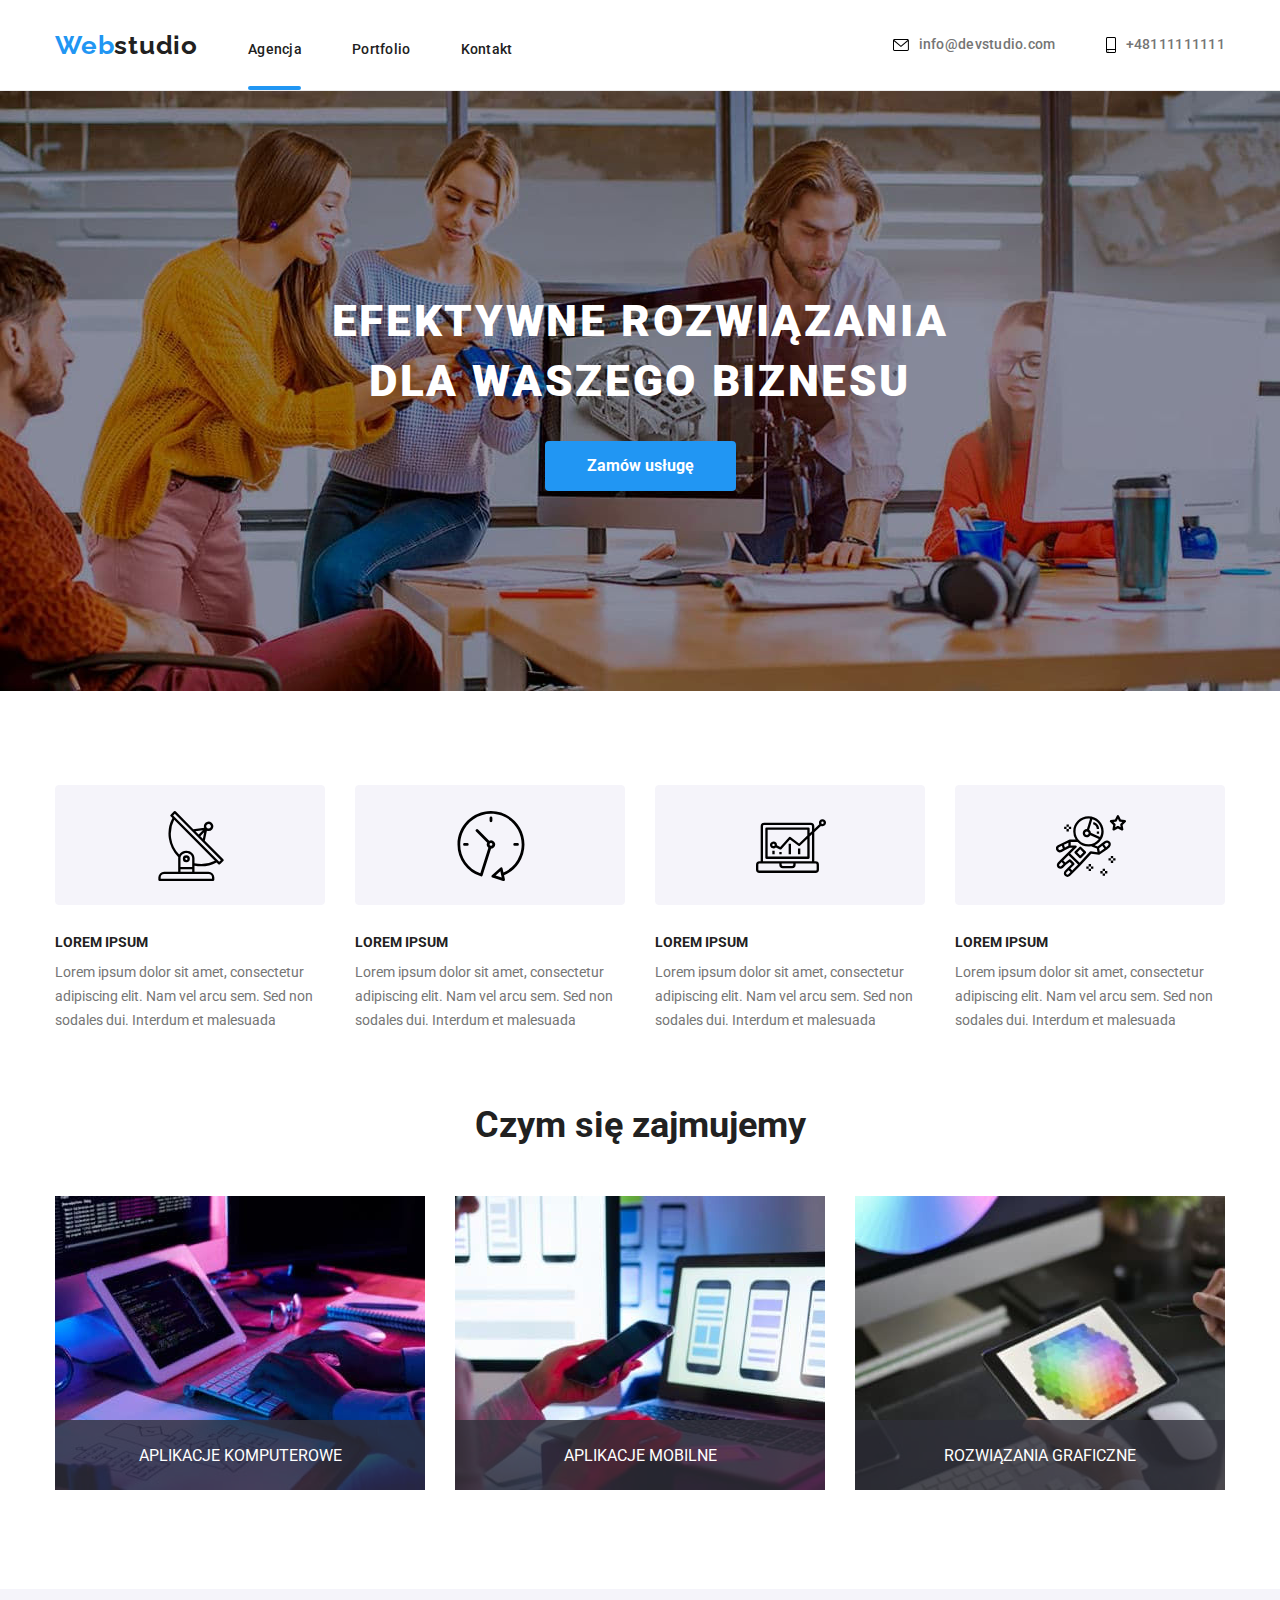
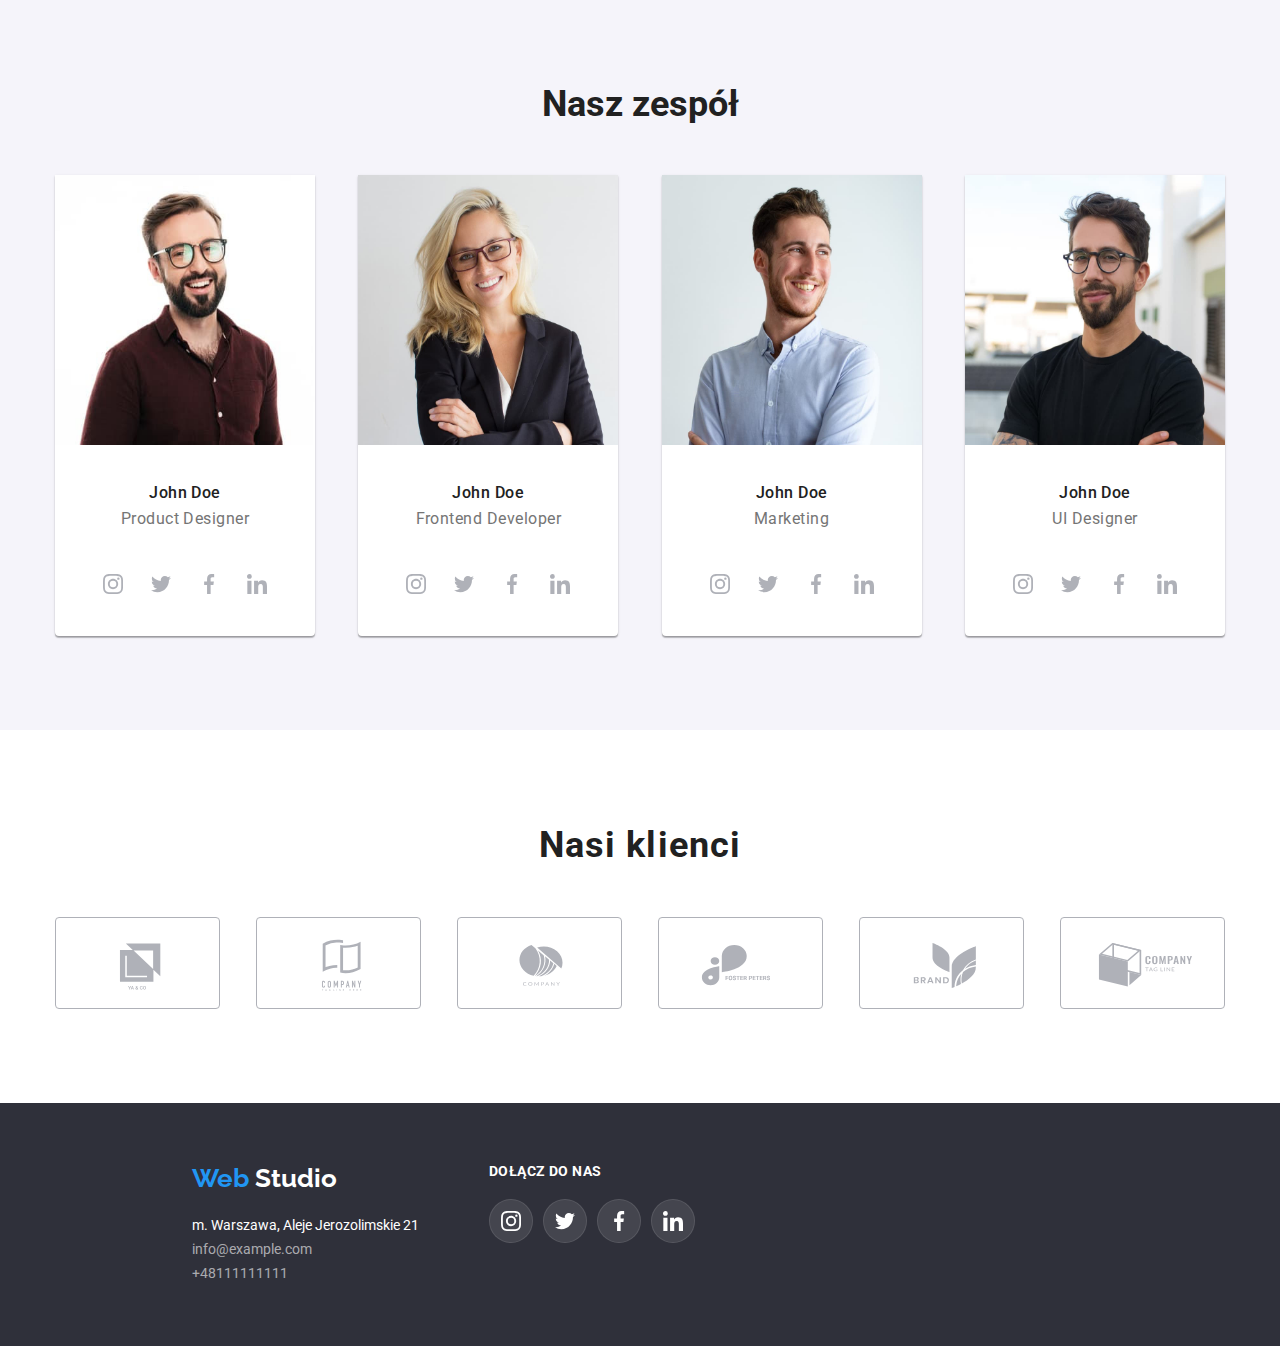
<file: index.html>
<!DOCTYPE html>
<html lang="pl">
  <head>
    <meta charset="UTF-8" />
    <meta http-equiv="X-UA-Compatible" content="IE=edge" />
    <meta name="viewport" content="width=device-width, initial-scale=1.0" />
    <title>Webstudio</title>
    <link rel="stylesheet" href="./css/style.css" />
    <link rel="preconnect" href="https://fonts.googleapis.com" />
    <link rel="preconnect" href="https://fonts.gstatic.com" crossorigin />
    <link
      href="https://fonts.googleapis.com/css2?family=Raleway:wght@700&family=Roboto:wght@400;500;700;900&display=swap"
      rel="stylesheet"
    />
    <link rel="stylesheet" href="./css/normalizer.css" />
    <style>
      body {
        font-family: "Roboto", sans-serif;
        font-style: normal;
        font-weight: 400;
        color: #212121;
      }
    </style>
  </head>
  <body>
    <header>
      <section class="header-view">
        <div class="container">
          <nav class="main-navigation">
            <ul class="menu-nav">
              <li>
                <a class="logo"><span>Web</span>studio </a>
              </li>
              <li><a class="menu-link" href="./index.html">Agencja </a>
                <div class="underscore"></div>
              </li>
              <li>
                <a class="menu-link" href="./portfolio.html">Portfolio</a>
              </li>
              <li><a class="menu-link" href="">Kontakt </a></li>
            </ul>
            <ul class="menu-contact-list">
              <li class="menu-contact">
                <a class="menu-contact-link" href="mailto:info@devstudio.com"
                  ><svg class="evenlope-smartphone" width="16" height="12">
                    <use href="images/icons.svg#icon-envelope-1"></use>
                  </svg>
                  <span class="contact-label">info@devstudio.com</span></a
                >
              </li>
              <li class="menu-contact">
                <a class="menu-contact-link" href="tel:+48111111111"
                  ><svg class="envelope-smartphon" width="10" height="16">
                    <use href="images/icons.svg#icon-smartphone-1"></use>
                  </svg>
                  <span class="contact-label">+48111111111</span></a
                >
              </li>
            </ul>
          </nav>
        </div>
      </section>
    </header>
    <main>
      <section class="background-title hero-image">
        <div class="container">
          <h1 class="main-title">EFEKTYWNE ROZWIĄZANIA DLA WASZEGO BIZNESU</h1>
          <button class="button-index" type="button"data-modal-open>Zamów usługę</button>
        </div>
      </section>
      <section class="section" class="strenghts-box">
        <div class="container">
          <ul class="symbol-strenghts-list">
          <ul class="strenghts">
            <li>
              <div class="symbol-strenghts-item">
              <svg width="70" height="70">
                <use href="images/icons.svg#icon-antenna-1-1"></use>
              </svg> 
            </div>
              <h4 class="strenghts-title">LOREM IPSUM</h4>
              <a class="strenghts-text">
                Lorem ipsum dolor sit amet, consectetur adipiscing elit. Nam vel
                arcu sem. Sed non sodales dui. Interdum et malesuada
              </a>
            </li>
            <li>
              <div class="symbol-strenghts-item">
              <svg width="70" height="70">
                <use href="images/icons.svg#icon-clock-1-1"></use>
              </svg>
            </div>
              <h4 class="strenghts-title">LOREM IPSUM</h4>
              <a class="strenghts-text">
                Lorem ipsum dolor sit amet, consectetur adipiscing elit. Nam vel
                arcu sem. Sed non sodales dui. Interdum et malesuada
              </a>
            </li>
            <li>
              <div class="symbol-strenghts-item">
              <svg width="70" height="70">
                <use href="images/icons.svg#icon-diagram-1-1"></use>
              </svg>
            </div>
              <h4 class="strenghts-title">LOREM IPSUM</h4>
              <a class="strenghts-text">
                Lorem ipsum dolor sit amet, consectetur adipiscing elit. Nam vel
                arcu sem. Sed non sodales dui. Interdum et malesuada
              </a>
            </li>
            <li>
              <div class="symbol-strenghts-item">
              <svg width="70" height="70">
                <use href="images/icons.svg#icon-astronaut-1-1"></use>
              </svg>
            </div>
              <h4 class="strenghts-title">LOREM IPSUM</h4>
              <a class="strenghts-text">
                Lorem ipsum dolor sit amet, consectetur adipiscing elit. Nam vel
                arcu sem. Sed non sodales dui. Interdum et malesuada
              </a>
            </li>
          </ul>
        </div>
      </section>
      <section class="section">
        <div class="container">
          <h2 class="section-service-title">Czym się zajmujemy</h2>
          <ul class="images-service">
            <li>
  <div class="images-service-overlay">
    <p>APLIKACJE KOMPUTEROWE</p>
  </div>
              <img
                src="images/service-1.jpg"
                alt="Osoba pisze na
            klawiaturze"
                width="370"
                height="294"
              />
            </li>
            <li>
              <div class="images-service-overlay">
    <p>APLIKACJE MOBILNE</p>
  </div>
              <img
                src="images/service-2.jpg"
                alt="Laptop i smartfon"
                width="370"
                height="294"
              />
            </li>
            <li>
              <div class="images-service-overlay">
    <p>ROZWIĄZANIA GRAFICZNE</p>
  </div>
              <img
                src="images/service-3.jpg"
                alt="Tablet"
                width="370"
                height="294"
              />
            </li>
          </ul>
        </div>
      </section>
      <section class="section-team-images">
        <div class="container">
          <h2 class="section-title-team">Nasz zespół</h2>
          <ul class="images-team">
            <li>
              <figure class="team-card">
                <img
                  src="images/team-1.jpg"
                  alt="Uśmiechnięty młody mężczyzna w okularach"
                  width="260"
                  height="270"
                />
                <figcaption class="team-image-title">
                  John Doe
                  <p class="team-image-title2">Product Designer</p>
                  <ul class="team-card-sm-list">
                    <li class="team-card-sm-item">
                      <svg class="team-card-sm" width="20" height="20">
                        <use href="images/icons.svg#icon-instagram-2-2"></use>
                      </svg>
                    </li>
                    <li class="team-card-sm-item">
                      <svg class="team-card-sm" width="20" height="20">
                        <use href="images/icons.svg#icon-twitter-1-2"></use>
                      </svg>
                    </li>
                    <li class="team-card-sm-item">
                      <svg class="team-card-sm" width="20" height="20">
                        <use href="images/icons.svg#icon-facebook-1-2"></use>
                      </svg>
                    </li>
                    <li class="team-card-sm-item">
                      <svg class="team-card-sm" width="20" height="20">
                        <use href="images/icons.svg#icon-linkedin-1-4"></use>
                      </svg>
                    </li>
                  </ul>
                </figcaption>
              </figure>
            </li>
            <li>
              <figure class="team-card">
                <img
                  src="images/team-2.jpg"
                  alt="Uśmiechnięta blondynka w okularach"
                  width="260"
                  height="270"
                />
                <figcaption class="team-image-title">
                  John Doe
                  <p class="team-image-title2">Frontend Developer</p>
                  <ul class="team-card-sm-list">
                    <li class="team-card-sm-item">
                      <svg class="team-card-sm" width="20" height="20">
                        <use href="images/icons.svg#icon-instagram-2-2"></use>
                      </svg>
                    </li>
                    <li class="team-card-sm-item">
                      <svg class="team-card-sm" width="20" height="20">
                        <use href="images/icons.svg#icon-twitter-1-2"></use>
                      </svg>
                    </li>
                    <li class="team-card-sm-item">
                      <svg class="team-card-sm" width="20" height="20">
                        <use href="images/icons.svg#icon-facebook-1-2"></use>
                      </svg>
                    </li>
                    <li class="team-card-sm-item">
                      <svg class="team-card-sm" width="20" height="20">
                        <use href="images/icons.svg#icon-linkedin-1-4"></use>
                      </svg>
                    </li>
                  </ul>
                </figcaption>
              </figure>
            </li>
            <li>
              <figure class="team-card">
                <img
                  src="images/team-3.jpg"
                  alt="Uśmiechnięty młody mężczyzna"
                  width="260"
                  height="270"
                />
                <figcaption class="team-image-title">
                  John Doe
                  <p class="team-image-title2">Marketing</p>
                  <ul class="team-card-sm-list">
                    <li class="team-card-sm-item">
                      <svg class="team-card-sm" width="20" height="20">
                        <use href="images/icons.svg#icon-instagram-2-2"></use>
                      </svg>
                    </li>
                    <li class="team-card-sm-item">
                      <svg class="team-card-sm" width="20" height="20">
                        <use href="images/icons.svg#icon-twitter-1-2"></use>
                      </svg>
                    </li>
                    <li class="team-card-sm-item">
                      <svg class="team-card-sm" width="20" height="20">
                        <use href="images/icons.svg#icon-facebook-1-2"></use>
                      </svg>
                    </li>
                    <li class="team-card-sm-item">
                      <svg class="team-card-sm" width="20" height="20">
                        <use href="images/icons.svg#icon-linkedin-1-4"></use>
                      </svg>
                    </li>
                  </ul>
                </figcaption>
              </figure>
            </li>
            <li>
              <figure class="team-card">
                <img
                  src="images/team-4.jpg"
                  alt="Uśmiechnięty młody mężczyzna w okularach"
                  width="260"
                  height="270"
                />
                <figcaption class="team-image-title">
                  John Doe
                  <p class="team-image-title2">UI Designer</p>
                  <ul class="team-card-sm-list">
                    <li class="team-card-sm-item">
                      <svg class="team-card-sm" width="20" height="20">
                        <use href="images/icons.svg#icon-instagram-2-2"></use>
                      </svg>
                    </li>
                    <li class="team-card-sm-item">
                      <svg class="team-card-sm" width="20" height="20">
                        <use href="images/icons.svg#icon-twitter-1-2"></use>
                      </svg>
                    </li>
                    <li class="team-card-sm-item">
                      <svg class="team-card-sm" width="20" height="20">
                        <use href="images/icons.svg#icon-facebook-1-2"></use>
                      </svg>
                    </li>
                    <li class="team-card-sm-item">
                      <svg class="team-card-sm" width="20" height="20">
                        <use href="images/icons.svg#icon-linkedin-1-4"></use>
                      </svg>
                    </li>
                  </ul>
                </figcaption>
              </figure>
            </li>
          </ul>
        </div>
      </section>
      <section class="section">
        <div class="container">
          <h2 class="section-customers-title">Nasi klienci</h2>
          <ul class="logo-customer-list">
            <li class="logo-customer-item">
              <svg class="logo-customer" width="106" height="60.04">
                <use href="images/icons.svg#icon-Logo-5"></use>
              </svg>
            </li>
            <li class="logo-customer-item">
              <svg class="logo-customer" width="106" height="60.04">
                <use href="images/icons.svg#icon-Logo-4"></use>
              </svg>
            </li>
            <li class="logo-customer-item">
              <svg class="logo-customer" width="106" height="60.04">
                <use href="images/icons.svg#icon-Logo-3"></use>
              </svg>
            </li>
            <li class="logo-customer-item">
              <svg class="logo-customer" width="106" height="60.04">
                <use href="images/icons.svg#icon-Logo-2"></use>
              </svg>
            </li>
            <li class="logo-customer-item">
              <svg class="logo-customer" width="106" height="60.04">
                <use href="images/icons.svg#icon-Logo-1"></use>
              </svg>
            </li>
            <li class="logo-customer-item">
              <svg class="logo-customer" width="106" height="60.04">
                <use href="images/icons.svg#icon-Logo"></use>
              </svg>
            </li>
          </ul>
        </div>
      </section>
    </main>
    <footer class="background-footer">
      <div class="container footer-container">
        <div class="container-info">
          <a class="logo-footer" href=""
            ><span class="web">Web</span>
            <span class="studio-footer">Studio</span></a
          >
          <div class="address-contact-footer">
            <adress class="address-footer">
              m. Warszawa, Aleje Jerozolimskie 21
            </adress>
            <p class="footer-mail-index">
              <a class="contact-footer" href="mailto:info@example.com"
                >info@example.com
              </a>
            </p>
            <p class="footer-tel-index">
              <a class="contact-footer" href="tel:+48111111111">
                +48111111111</a
              >
            </p>
          </div>
        </div>
        <div class="footer-sm-block">
          <p class="join-us">Dołącz do nas</p>
          <ul class="footer-sm-list">
            <li class="footer-sm-item">
              <svg class="sm-footer" width="20" height="20">
                <use href="images/icons.svg#icon-instagram-2-2"></use>
              </svg>
            </li>
            <li class="footer-sm-item">
              <svg class="sm-footer" width="20" height="20">
                <use href="images/icons.svg#icon-twitter-1-2"></use>
              </svg>
            </li>
            <li class="footer-sm-item">
              <svg class="sm-footer" width="20" height="20">
                <use href="images/icons.svg#icon-facebook-1-2"></use>
              </svg>
            </li>
            <li class="footer-sm-item">
              <svg class="sm-footer" width="20" height="20">
                <use href="images/icons.svg#icon-linkedin-1-4"></use>
              </svg>
            </li>
          </ul>
        </div>
      </div>
    </footer>
    <div class="backdrop is-hidden" data-modal>
      <div class="modal">
        <button class="modal-close" data-modal-close>
          <svg width="18" height="18"> <use href="images/icons.svg#icon-close"></use>
          </svg>
        </button>
      </div>
    </div>
    <script src="./js/modal.js"></script>
  </body>
</html>
</file>
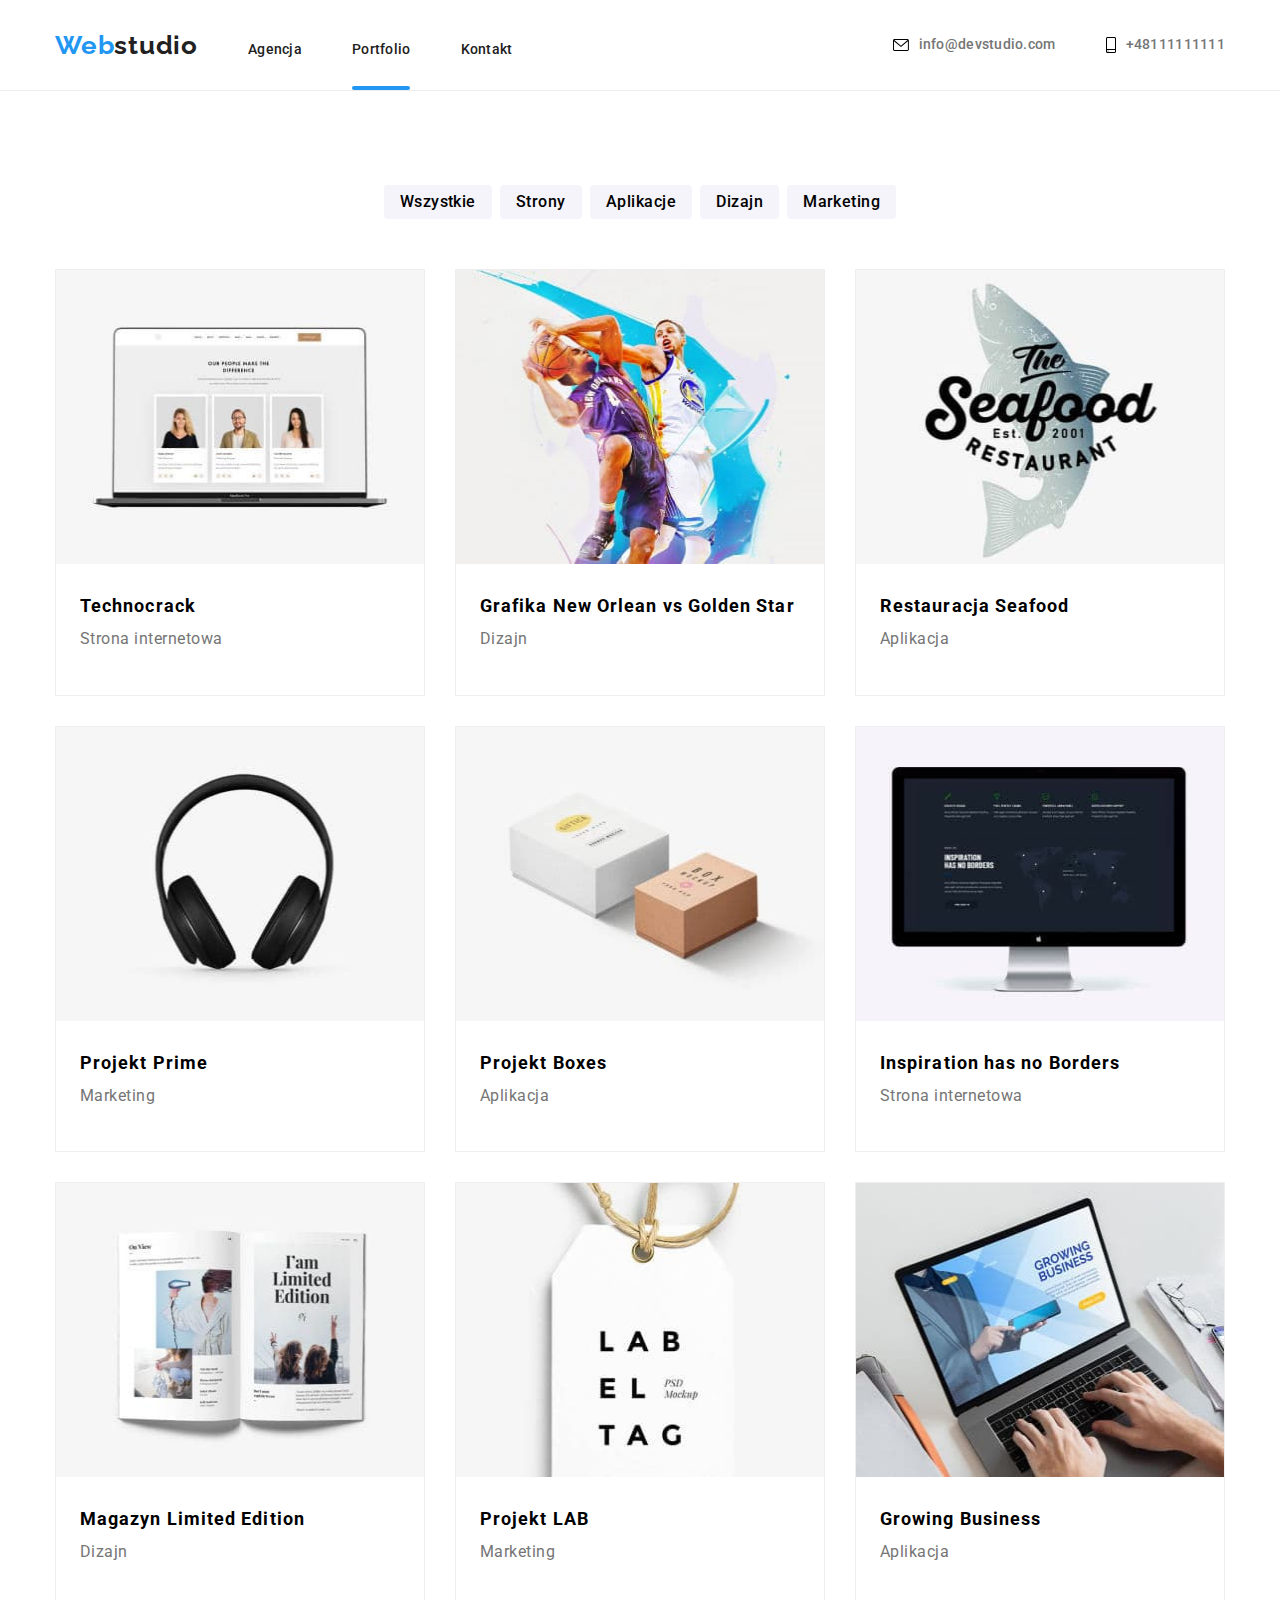
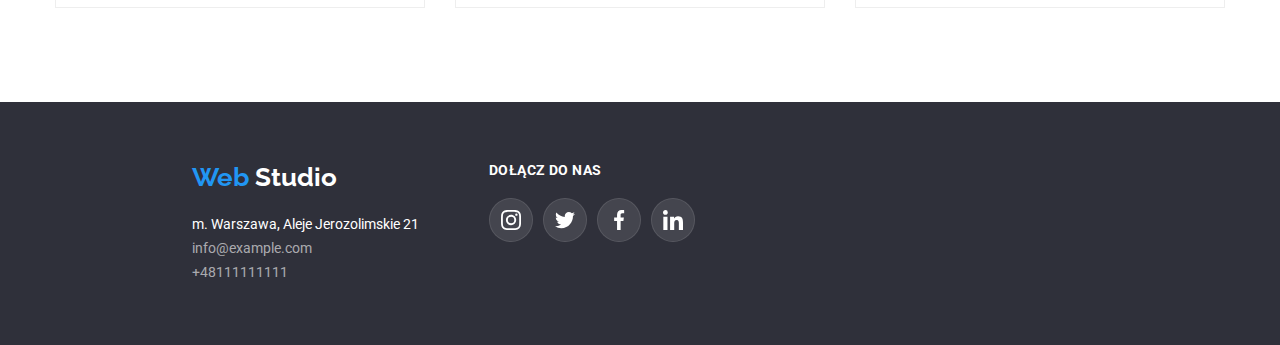
<file: portfolio.html>
<!DOCTYPE html>
<html lang="pl">
  <head>
    <meta charset="UTF-8" />
    <meta http-equiv="X-UA-Compatible" content="IE=edge" />
    <meta name="viewport" content="width=device-width, initial-scale=1.0" />
    <title>Webstudio/Portfolio</title>
    <link rel="stylesheet" href="./css/style.css" />
    <link rel="preconnect" href="https://fonts.googleapis.com" />
    <link rel="preconnect" href="https://fonts.gstatic.com" crossorigin />
    <link
      href="https://fonts.googleapis.com/css2?family=Raleway:wght@700&family=Roboto:wght@400;500;700;900&display=swap"
      rel="stylesheet"
    />
    <link rel="stylesheet" href="./css/normalizer.css" />
    <style>
      body {
        font-family: "Roboto", sans-serif;
        font-style: normal;
        font-weight: 400;
      }
    </style>
  </head>
  <body>
    <header>
      <section class="header-view">
        <div class="container">
          <nav class="main-navigation">
            <ul class="menu-nav">
              <li>
                <a class="logo" href="./index.html"><span>Web</span>studio </a>
              </li>
              <li><a class="menu-link" href="">Agencja </a></li>
              <li>
                <a class="menu-link" href="./portfolio.html">Portfolio</a>
                <div class="underscore-portfolio"></div>
              </li>
              <li><a class="menu-link" href="">Kontakt </a></li>
            </ul>
            <ul class="menu-contact-list">
              <li class="menu-contact">
                <a class="menu-contact-link" href="mailto:info@devstudio.com"
                  ><svg class="evenlope-smartphone" width="16" height="12">
                    <use href="images/icons.svg#icon-envelope-1"></use>
                  </svg>
                  <span class="contact-label">info@devstudio.com</span></a
                >
              </li>
              <li class="menu-contact">
                <a class="menu-contact-link" href="tel:+48111111111"
                  ><svg class="envelope-smartphon" width="10" height="16">
                    <use href="images/icons.svg#icon-smartphone-1"></use>
                  </svg>
                  <span class="contact-label">+48111111111</span></a
                >
              </li>
            </ul>
          </nav>
        </div>
      </section>
    </header>
    <main>
      <div class="container">
        <section class="section">
          <ul class="portfolio-buttons">
            <li>
              <button type="button" class="button-portfolio">Wszystkie</button>
            </li>
            <li>
              <button type="button" class="button-portfolio">Strony</button>
            </li>
            <li>
              <button type="button" class="button-portfolio">Aplikacje</button>
            </li>
            <li>
              <button type="button" class="button-portfolio">Dizajn</button>
            </li>
            <li>
              <button type="button" class="button-portfolio">Marketing</button>
            </li>
          </ul>
          <ul class="portfolio-list">
            <li>
              <figure class="figure-portfolio">
                <img
                  src="images/portfolio-1.jpg"
                  alt="Ekran laptopa z trzema zdjęciami osób"
                  width="368"
                  height="294"
                />
                <div class="cover-box-text">
                  <p>
                    Technocrack jest popularną platformą wykorzystywaną do
                    rozpowszechniania koronawirusa.Firmy wykorzystują tę
                    platformę do celów szpiegowskich i ataków na
                    niezabezpieczone serwery konkurencji
                  </p>
                </div>
                <figcaption class="image-title">
                  Technocrack
                  <p class="image-title2">Strona internetowa</p>
                </figcaption>
              </figure>
            </li>
            <li>
              <figure class="figure-portfolio">
                <img
                  src="images/portfolio-2.jpg"
                  alt="Dwóch koszykarzy walczy o piłkę"
                  width="368"
                  height="294"
                />
                <div class="cover-box-text">
                  <p>
                    Technocrack jest popularną platformą wykorzystywaną do
                    rozpowszechniania koronawirusa.Firmy wykorzystują tę
                    platformę do celów szpiegowskich i ataków na
                    niezabezpieczone serwery konkurencji
                  </p>
                </div>
                <figcaption class="image-title">
                  Grafika New Orlean vs Golden Star
                  <p class="image-title2">Dizajn</p>
                </figcaption>
              </figure>
            </li>
            <li>
              <figure class="figure-portfolio">
                <img
                  src="images/portfolio-3.jpg"
                  alt="Logotyp z rybą restauracji serwującej owoce morza"
                  width="368"
                  height="294"
                />
                <div class="cover-box-text">
                  <p>
                    Technocrack jest popularną platformą wykorzystywaną do
                    rozpowszechniania koronawirusa.Firmy wykorzystują tę
                    platformę do celów szpiegowskich i ataków na
                    niezabezpieczone serwery konkurencji
                  </p>
                </div>
                <figcaption class="image-title">
                  Restauracja Seafood
                  <p class="image-title2">Aplikacja</p>
                </figcaption>
              </figure>
            </li>
            <li>
              <figure class="figure-portfolio">
                <img
                  src="images/portfolio-4.jpg"
                  alt="Czarne słuchawki bezprzewodowe"
                  width="368"
                  height="294"
                />
                <div class="cover-box-text">
                  <p>
                    Technocrack jest popularną platformą wykorzystywaną do
                    rozpowszechniania koronawirusa.Firmy wykorzystują tę
                    platformę do celów szpiegowskich i ataków na
                    niezabezpieczone serwery konkurencji
                  </p>
                </div>
                <figcaption class="image-title">
                  Projekt Prime
                  <p class="image-title2">Marketing</p>
                </figcaption>
              </figure>
            </li>
            <li>
              <figure class="figure-portfolio">
                <img
                  src="images/portfolio-5.jpg"
                  alt="Dwa pudełka białe i brązowe"
                  width="368"
                  height="294"
                />
                <div class="cover-box-text">
                  <p>
                    Technocrack jest popularną platformą wykorzystywaną do
                    rozpowszechniania koronawirusa.Firmy wykorzystują tę
                    platformę do celów szpiegowskich i ataków na
                    niezabezpieczone serwery konkurencji
                  </p>
                </div>
                <figcaption class="image-title">
                  Projekt Boxes
                  <p class="image-title2">Aplikacja</p>
                </figcaption>
              </figure>
            </li>
            <li>
              <figure class="figure-portfolio">
                <img
                  src="images/portfolio-6.jpg"
                  alt="Monitor wyświetlający stronę internetową z mapą świata"
                  width="368"
                  height="294"
                />
                <div class="cover-box-text">
                  <p>
                    Technocrack jest popularną platformą wykorzystywaną do
                    rozpowszechniania koronawirusa.Firmy wykorzystują tę
                    platformę do celów szpiegowskich i ataków na
                    niezabezpieczone serwery konkurencji
                  </p>
                </div>
                <figcaption class="image-title">
                  Inspiration has no Borders
                  <p class="image-title2">Strona internetowa</p>
                </figcaption>
              </figure>
            </li>
            <li>
              <figure class="figure-portfolio">
                <img
                  src="images/portfolio-7.jpg"
                  alt="Otwarte kolorowe czasopismo"
                  width="368"
                  height="294"
                />
                <div class="cover-box-text">
                  <p>
                    Technocrack jest popularną platformą wykorzystywaną do
                    rozpowszechniania koronawirusa.Firmy wykorzystują tę
                    platformę do celów szpiegowskich i ataków na
                    niezabezpieczone serwery konkurencji
                  </p>
                </div>
                <figcaption class="image-title">
                  Magazyn Limited Edition
                  <p class="image-title2">Dizajn</p>
                </figcaption>
              </figure>
            </li>
            <li>
              <figure class="figure-portfolio">
                <img
                  src="images/portfolio-8.jpg"
                  alt="Papierowa zawieszka"
                  width="368"
                  height="294"
                />
                <div class="cover-box-text">
                  <p>
                    Technocrack jest popularną platformą wykorzystywaną do
                    rozpowszechniania koronawirusa.Firmy wykorzystują tę
                    platformę do celów szpiegowskich i ataków na
                    niezabezpieczone serwery konkurencji
                  </p>
                </div>
                <figcaption class="image-title">
                  Projekt LAB
                  <p class="image-title2">Marketing</p>
                </figcaption>
              </figure>
            </li>
            <li>
              <figure class="figure-portfolio">
                <img
                  src="images/portfolio-9.jpg"
                  alt="Dłonie osoby piszącej na klawiaturze laptopa"
                  width="368"
                  height="294"
                />
                <div class="cover-box-text">
                  <p>
                    Technocrack jest popularną platformą wykorzystywaną do
                    rozpowszechniania koronawirusa.Firmy wykorzystują tę
                    platformę do celów szpiegowskich i ataków na
                    niezabezpieczone serwery konkurencji
                  </p>
                </div>
                <figcaption class="image-title">
                  Growing Business
                  <p class="image-title2">Aplikacja</p>
                </figcaption>
              </figure>
            </li>
          </ul>
        </section>
      </div>
    </main>
    <footer class="background-footer">
      <div class="container footer-container">
        <div class="container-info">
          <a class="logo-footer" href=""
            ><span class="web">Web</span>
            <span class="studio-footer">Studio</span></a
          >
          <div class="address-contact-footer">
            <adress class="address-footer">
              m. Warszawa, Aleje Jerozolimskie 21
            </adress>
            <p class="footer-mail-index">
              <a class="contact-footer" href="mailto:info@example.com"
                >info@example.com
              </a>
            </p>
            <p class="footer-tel-index">
              <a class="contact-footer" href="tel:+48111111111">
                +48111111111</a
              >
            </p>
          </div>
        </div>
        <div class="footer-sm-block">
          <p class="join-us">Dołącz do nas</p>
          <ul class="footer-sm-list">
            <li class="footer-sm-item">
              <svg class="sm-footer" width="20" height="20">
                <use href="images/icons.svg#icon-instagram-2-2"></use>
              </svg>
            </li>
            <li class="footer-sm-item">
              <svg class="sm-footer" width="20" height="20">
                <use href="images/icons.svg#icon-twitter-1-2"></use>
              </svg>
            </li>
            <li class="footer-sm-item">
              <svg class="sm-footer" width="20" height="20">
                <use href="images/icons.svg#icon-facebook-1-2"></use>
              </svg>
            </li>
            <li class="footer-sm-item">
              <svg class="sm-footer" width="20" height="20">
                <use href="images/icons.svg#icon-linkedin-1-4"></use>
              </svg>
            </li>
          </ul>
        </div>
      </div>
    </footer>
  </body>
</html>
</file>
<file: css/style.css>
* {
  padding: 0;
  margin: 0;
}
:root {
  --main-font-color: #212121;
  --second-font-color: #757575;
  --background-color-light: #e5e5e5;
  --background-color-medium: #f5f4fa;
  --background-color-dark: #2f303a;
  --color-primary: #2196f3;
  --color-secondary: #ffffff;
  --color-secondary-grey: #f5f4fa;
}
.container {
  max-width: 1200px;
  margin: 0 auto;
  padding: 0 15px;
}
.section {
  padding-top: 94px;
  padding-bottom: 94px;
}
li {
  list-style: none;
}
.link-header :focus {
  color: var(--color-primary);
  transition-duration: 250ms;
  transition-timing-function: cubic-bezier(0.4, 0, 0.2, 1);
  transition-property: color;
}
.header-view {
  border-bottom: 1px solid #ececec;
}
.main-navigation {
  display: flex;
  align-items: center;
  justify-content: space-between;
  font-weight: 500;
  font-size: 14px;
  line-height: 1.18;
  letter-spacing: 0.02em;
  color: var(--main-font-color);
}
.menu-nav {
  display: flex;
  align-items: baseline;
  justify-content: flex-start;
  gap: 50px;
  text-decoration: none;
  padding-top: 32px;
  padding-bottom: 32px;
}
.underscore {
  position: relative;
  top: 28px;
}
.underscore::after {
  content: "";
  position: absolute;
  left: 0;
  display: block;
  width: 53px;
  height: 4px;
  background-color: var(--color-primary);
  border-radius: 2px;
}
.underscore-portfolio {
  position: relative;
  top: 28px;
}
.underscore-portfolio::after {
  content: "";
  position: absolute;
  left: 0;
  display: block;
  width: 58px;
  height: 4px;
  background-color: var(--color-primary);
  border-radius: 2px;
}
.menu-link {
  color: var(--main-font-color);
  font-weight: 500;
  font-size: 14px;
  line-height: 1.14;
  text-decoration: none;
}
.menu-link:hover {
  color: var(--color-primary);
  transition-duration: 250ms;
  transition-timing-function: cubic-bezier(0.4, 0, 0.2, 1);
  transition-property: color;
}
.menu-contact-list {
  display: flex;
  align-items: center;
  gap: 50px;
  text-decoration: none;
}
.menu-contact-link {
  font-weight: 500;
  font-size: 14px;
  line-height: 1.14;
  color: var(--second-font-color);
  text-decoration: none;
  display: flex;
  justify-content: center;
  align-items: center;
  gap: 10px;
}
.menu-contact-link:hover .contact-label {
  color: var(--color-primary);
  transition-duration: 250ms;
  transition-timing-function: cubic-bezier(0.4, 0, 0.2, 1);
  transition-property: color;
}
.menu-contact-link:hover svg {
  fill: var(--color-primary);
  transition-duration: 250ms;
  transition-timing-function: cubic-bezier(0.4, 0, 0.2, 1);
  transition-property: fill;
}
.logo {
  font-family: "Raleway";
  font-weight: 700;
  font-size: 26px;
  line-height: 1;
  letter-spacing: 0.03em;
  text-decoration: none;
  color: var(--main-font-color);
}
.logo span {
  font-family: "Raleway";
  font-weight: 700;
  font-size: 26px;
  line-height: 1;
  letter-spacing: 0.03em;
  color: var(--color-primary);
}
.buttons:hover {
  color: var(--color-secondary);
  cursor: pointer;
  background-color: var(--color-primary);
  transition-duration: 250ms;
  transition-timing-function: cubic-bezier(0.4, 0, 0.2, 1);
  transition-property: background-color;
}
.button-index {
  cursor: pointer;
  font-weight: 700;
  font-size: 16px;
  line-height: 1.88;
  color: var(--color-secondary);
  background: var(--color-primary);
  max-width: 200px;
  text-align: center;
  padding: 10px 42px 10px 42px;
  border-radius: 4px;
  box-shadow: 0px 4px 4px rgba(0, 0, 0, 0.15);
  border-color: none;
  border-style: solid;
  border-width: 0;
  margin-top: 30px;
}
.main-title {
  font-weight: 900;
  font-size: 44px;
  line-height: 60px;
  letter-spacing: 0.06em;
  width: 696px;
  text-align: center;
  color: var(--color-secondary);
  margin: 0 auto;
}
.background-title {
  background-color: var(--background-color-dark);
  text-align: center;
}
.hero-image {
  background-image: url(../images/office-background.jpg);
  background-position: center;
  max-width: 1600px;
  background-size: cover;
  padding: 200px 0;
  margin: 0 auto;
}
.symbol-strenghts-list {
  list-style: none;
  margin-bottom: 30px;
  max-width: 1170px;
  padding: 0;
  display: flex;
  justify-content: center;
  gap: 30px;
}
.symbol-strenghts-item {
  width: 270px;
  height: 120px;
  border: 1px solid #f5f4fa;
  border-radius: 4px;
  padding-left: 100px;
  padding-top: 25px;
  margin-bottom: 30px;
  background: var(--background-color-medium);
}
.strenghts-box {
  padding-top: 94px;
  padding-bottom: 94px;
}
.strenghts {
  display: flex;
  gap: 30px;
  margin: 0;
  height: 101px;
  width: 1170px;
}
.strenghts-title {
  font-weight: 700;
  font-size: 14px;
  line-height: 1.14;
  margin: 0 0 10px 0;
  color: var(--main-font-color);
}
.strenghts-text {
  font-weight: 400;
  font-size: 14px;
  line-height: 1.71;
  margin: 0;
  color: var(--second-font-color);
}
.section-service-title {
  font-weight: 700;
  font-size: 36px;
  line-height: 1.17;
  text-align: center;
  margin: 0 0 50px 0;
  color: var(--main-font-color);
}
.images-service {
  display: flex;
  justify-content: space-between;
  padding: 0;
}
.images-service-overlay {
  position: absolute;
  margin-top: 224px;
  width: 370px;
  height: 70px;
  background: rgba(47, 48, 58, 0.8);
  color: var(--color-secondary);
  text-align: center;
  padding-top: 27px;
  padding-bottom: 27px;
}
.section-team-images {
  background-color: var(--background-color-medium);
  padding-top: 94px;
  padding-bottom: 94px;
}
.images-team {
  display: flex;
  justify-content: space-between;
  margin: 0;
  padding: 0;
}
.section-title-team {
  font-weight: 700;
  font-size: 36px;
  line-height: 1.17;
  text-align: center;
  padding-bottom: 50px;
  color: var(--main-font-color);
}
.team-image-title {
  font-weight: 500;
  font-size: 16px;
  line-height: 1.7;
  text-align: center;
  letter-spacing: 0.03em;
  color: var(--main-font-color);
  padding-top: 30px;
}
.team-image-title2 {
  font-weight: 400;
  font-size: 16px;
  line-height: 1.6;
  text-align: center;
  letter-spacing: 0.03em;
  color: var(--second-font-color);
  padding-bottom: 30px;
}
.list-team-card {
  margin-top: 0px;
  margin-right: 0px;
  margin-bottom: 94px;
  margin-left: 0px;
}
.team-card {
  margin: 0;
  background-color: var(--color-secondary);
  border-radius: 0px 0px 4px 4px;
  box-shadow: 0px 1px 3px rgba(0, 0, 0, 0.12), 0px 1px 1px rgba(0, 0, 0, 0.14),
    0px 2px 1px rgba(0, 0, 0, 0.2);
}
.team-card-sm-list {
  list-style: none;
  margin-top: 0;
  margin-bottom: 0;
  padding-bottom: 30px;
  padding-left: 32px;
  padding-right: 32px;
  display: flex;
  justify-content: space-evenly;
}
.team-card-sm-item {
  width: 44px;
  height: 44px;
  border: 1px solid transparent;
  border-radius: 50%;
  background-color: transparent;
  cursor: pointer;
  padding: 11px 11px 11px 11px;
}
.team-card-sm-item:hover .team-card-sm-item:focus .team-card-sm {
  fill: var(--color-secondary);
  text-align: center;
  transition-duration: 250ms;
  transition-timing-function: cubic-bezier(0.4, 0, 0.2, 1);
  transition-property: fill;
}
.team-card-sm-item:hover svg {
  fill: #ffff;
  transition-duration: 250ms;
  transition-timing-function: cubic-bezier(0.4, 0, 0.2, 1);
  transition-property: fill;
}
.team-card-sm {
  fill: #afb1b8;
}
.team-card-sm-item:hover,
.team-card-sm-item:focus {
  border: 1px solid var(--color-primary);
  background-color: var(--color-primary);
  fill: var(--color-secondary);
  transition-duration: 250ms;
  transition-timing-function: cubic-bezier(0.4, 0, 0.2, 1);
  transition-property: background-color;
}
.section-customers-title {
  font-size: 36px;
  letter-spacing: 0.03em;
  text-align: center;
  line-height: 1.2;
  margin-top: 0;
  margin-bottom: 50;
}
.logo-customer-list {
  list-style: none;
  margin-top: 0;
  margin-bottom: 0;
  padding-top: 50px;
  display: flex;
  gap: 36px;
}
.logo-customer-item {
  width: 170px;
  height: 92px;
  border: 1px solid #afb1b8;
  border-radius: 4px;
  cursor: pointer;
  padding-left: 32px;
  padding-top: 17.71px;
  justify-content: center;
}
.logo-customer {
  fill: #afb1b8;
}
.logo-customer-item:hover .logo-customer,
.logo-customer-item:focus .logo-customer {
  fill: var(--color-primary);
  transition-duration: 250ms;
  transition-timing-function: cubic-bezier(0.4, 0, 0.2, 1);
  transition-property: fill;
}
.logo-customer-item:hover,
.logo-customer-item:focus {
  border: 1px solid var(--color-primary);
  transition-duration: 250ms;
  transition-timing-function: cubic-bezier(0.4, 0, 0.2, 1);
  transition-property: color;
}
.background-footer {
  background: var(--background-color-dark);
  padding-top: 60px;
  padding-bottom: 60px;
  padding-left: 162px;
}
.footer-container {
  display: flex;
}
.logo-footer {
  font-family: "Raleway";
  font-weight: 700;
  font-size: 26px;
  line-height: 1.19;
  padding-top: 60px;
  padding-left: 15px;
  text-decoration: none;
}
.studio-footer {
  color: var(--color-secondary);
}
.web {
  color: var(--color-primary);
}
.address-contact-footer {
  font-weight: 400;
  font-size: 14px;
  line-height: 1.71;
  padding-top: 20px;
  padding-left: 15px;
}
.address-footer {
  color: var(--color-secondary);
}
.contact-footer {
  color: rgba(255, 255, 255, 0.6);
  text-decoration: none;
}
.contact-footer:hover,
.contact-footer:focus {
  color: var(--color-primary);
  transition-duration: 250ms;
  transition-timing-function: cubic-bezier(0.4, 0, 0.2, 1);
  transition-property: color;
}
.footer-portfolio-mail {
  margin: 9px 0;
}
.footer-portfolio-tel {
  margin: 0;
}
.footer-sm-block {
  margin-left: 70px;
}
.join-us {
  font-weight: 700;
  font-size: 14px;
  line-height: 16px;
  letter-spacing: 0.03em;
  text-transform: uppercase;
  color: var(--color-secondary);
  padding-bottom: 20px;
}
.footer-sm-list {
  list-style: none;
  margin-top: 0;
  margin-bottom: 0;
  padding: 0;
  display: flex;
  gap: 10px;
}
.footer-sm-item {
  width: 44px;
  height: 44px;
  border: 1px solid rgba(255, 255, 255, 0.1);
  border-radius: 50%;
  background-color: rgba(255, 255, 255, 0.1);
  cursor: pointer;
  padding-left: 11px;
  padding-top: 11px;
}
.footer-sm-item:hover,
.footer-sm-item:focus {
  border: 1px solid var(--color-primary);
  background-color: var(--color-primary);
  fill: var(--color-secondary);
  transition-duration: 250ms;
  transition-timing-function: cubic-bezier(0.4, 0, 0.2, 1);
  transition-property: background-color;
}
.sm-footer {
  fill: #ffffff;
}
.portfolio-buttons {
  display: flex;
  justify-content: center;
  gap: 8px;
  margin: 0 0 50px 0;
}
.button-portfolio {
  cursor: pointer;
  background: #f5f4fa;
  border-radius: 4px;
  border: 0 solid var(--color-secondary-grey);
  background-color: var(--color-secondary-grey);
  padding: 4px 16px 4px 16px;
  font-family: "Roboto";
  font-style: normal;
  font-weight: 500;
  font-size: 16px;
  line-height: 1.63;
  text-align: center;
  letter-spacing: 0.03em;
}
.button-portfolio:hover {
  color: var(--color-secondary);
  background-color: var(--color-primary);
  transition-duration: 250ms;
  transition-timing-function: cubic-bezier(0.4, 0, 0.2, 1);
  transition-property: background-color;
}
.portfolio-list {
  display: flex;
  flex-wrap: wrap;
  padding: 0;
  margin: 0;
  gap: 30px;
  cursor: pointer;
}
.figure-portfolio:hover,
.figure-portfolio:focus {
  box-shadow: 1px 4px 6px 0 rgba(0, 0, 0, 0.16), 0 4px 4px 0 rgba(0, 0, 0, 0.06),
    0 1px 1px 0 rgba(0, 0, 0, 0.12);
  transition-duration: 250ms;
  transition-timing-function: cubic-bezier(0.4, 0, 0.2, 1);
  transition-property: box-shadow;
}
.figure-portfolio {
  margin: 0;
  border: 1px solid #eeeeee;
  position: relative;
  overflow: hidden;
}
.image-title {
  font-weight: 700;
  font-size: 18px;
  line-height: 2;
  letter-spacing: 0.06em;
  padding: 20px 24px;
  position: relative;
  z-index: 10;
  background: #ffffff;
}
.image-title2 {
  font-weight: 400;
  font-size: 16px;
  line-height: 1.88;
  letter-spacing: 0.03em;
  color: var(--second-font-color);
  margin: 0 0 20px 0;
}
.cover-box-text {
  background-color: rgba(33, 150, 243, 0.9);
  color: #ffffff;
  font-size: 18px;
  line-height: 1.55;
  width: 100%;
  height: 294px;
  display: flex;
  padding-left: 24px;
  padding-top: 49px;
  padding-right: 45px;
  padding-bottom: 49px;
  position: absolute;
  left: 0;
  right: 0;
}
.figure-portfolio:hover .cover-box-text {
  transform: translateY(-100%);
  transition-duration: 250ms;
  transition-timing-function: cubic-bezier(0.4, 0, 0.2, 1);
}
.is-hidden {
  pointer-events: none;
  visibility: hidden;
  opacity: 0;
}
.backdrop {
  display: flex;
  background-color: rgba(0, 0, 0, 0.2);
  position: fixed;
  left: 0;
  right: 0;
  top: 0;
  bottom: 0;
  z-index: 1;
  cursor: not-allowed;
  transform: scale(1);
}
.modal-close {
  border: none;
  width: 30px;
  height: 30px;
  background-color: #ffffff;
  position: relative;
  top: 8px;
  left: 91%;
  cursor: pointer;
  position: absolute;
}
.modal {
  position: absolute;
  background: #ffffff;
  box-shadow: 0px 1px 3px rgba(0, 0, 0, 0.12), 0px 1px 1px rgba(0, 0, 0, 0.14),
    0px 2px 1px rgba(0, 0, 0, 0.2);
  border-radius: 4px;
  width: 528px;
  height: 581px;
  cursor: auto;
  margin: auto;
  bottom: 221px;
  left: 536px;
  top: 221px;
}
</file>
<file: css/normalizer.css>
/**
 * Minified by jsDelivr using clean-css v5.3.2.
 * Original file: /npm/modern-normalize@2.0.0/modern-normalize.css
 *
 * Do NOT use SRI with dynamically generated files! More information: https://www.jsdelivr.com/using-sri-with-dynamic-files
 */
/*! modern-normalize v2.0.0 | MIT License | https://github.com/sindresorhus/modern-normalize */
*,
::after,
::before {
  box-sizing: border-box;
}
html {
  font-family: system-ui, "Segoe UI", Roboto, Helvetica, Arial, sans-serif,
    "Apple Color Emoji", "Segoe UI Emoji";
  line-height: 1.15;
  -webkit-text-size-adjust: 100%;
  -moz-tab-size: 4;
  tab-size: 4;
}
body {
  margin: 0;
}
hr {
  height: 0;
  color: inherit;
}
abbr[title] {
  text-decoration: underline dotted;
}
b,
strong {
  font-weight: bolder;
}
code,
kbd,
pre,
samp {
  font-family: ui-monospace, SFMono-Regular, Consolas, "Liberation Mono", Menlo,
    monospace;
  font-size: 1em;
}
small {
  font-size: 80%;
}
sub,
sup {
  font-size: 75%;
  line-height: 0;
  position: relative;
  vertical-align: baseline;
}
sub {
  bottom: -0.25em;
}
sup {
  top: -0.5em;
}
table {
  text-indent: 0;
  border-color: inherit;
}
button,
input,
optgroup,
select,
textarea {
  font-family: inherit;
  font-size: 100%;
  line-height: 1.15;
  margin: 0;
}
button,
select {
  text-transform: none;
}
[type="button"],
[type="reset"],
[type="submit"],
button {
  -webkit-appearance: button;
}
::-moz-focus-inner {
  border-style: none;
  padding: 0;
}
:-moz-focusring {
  outline: 1px dotted ButtonText;
}
:-moz-ui-invalid {
  box-shadow: none;
}
legend {
  padding: 0;
}
progress {
  vertical-align: baseline;
}
::-webkit-inner-spin-button,
::-webkit-outer-spin-button {
  height: auto;
}
[type="search"] {
  -webkit-appearance: textfield;
  outline-offset: -2px;
}
::-webkit-search-decoration {
  -webkit-appearance: none;
}
::-webkit-file-upload-button {
  -webkit-appearance: button;
  font: inherit;
}
summary {
  display: list-item;
}
/*# sourceMappingURL=/sm/5b7c27b6a0fd11e81f813b36dc26f6049a71a06907ce03d53d65a3bfe866b576.map */
</file>
